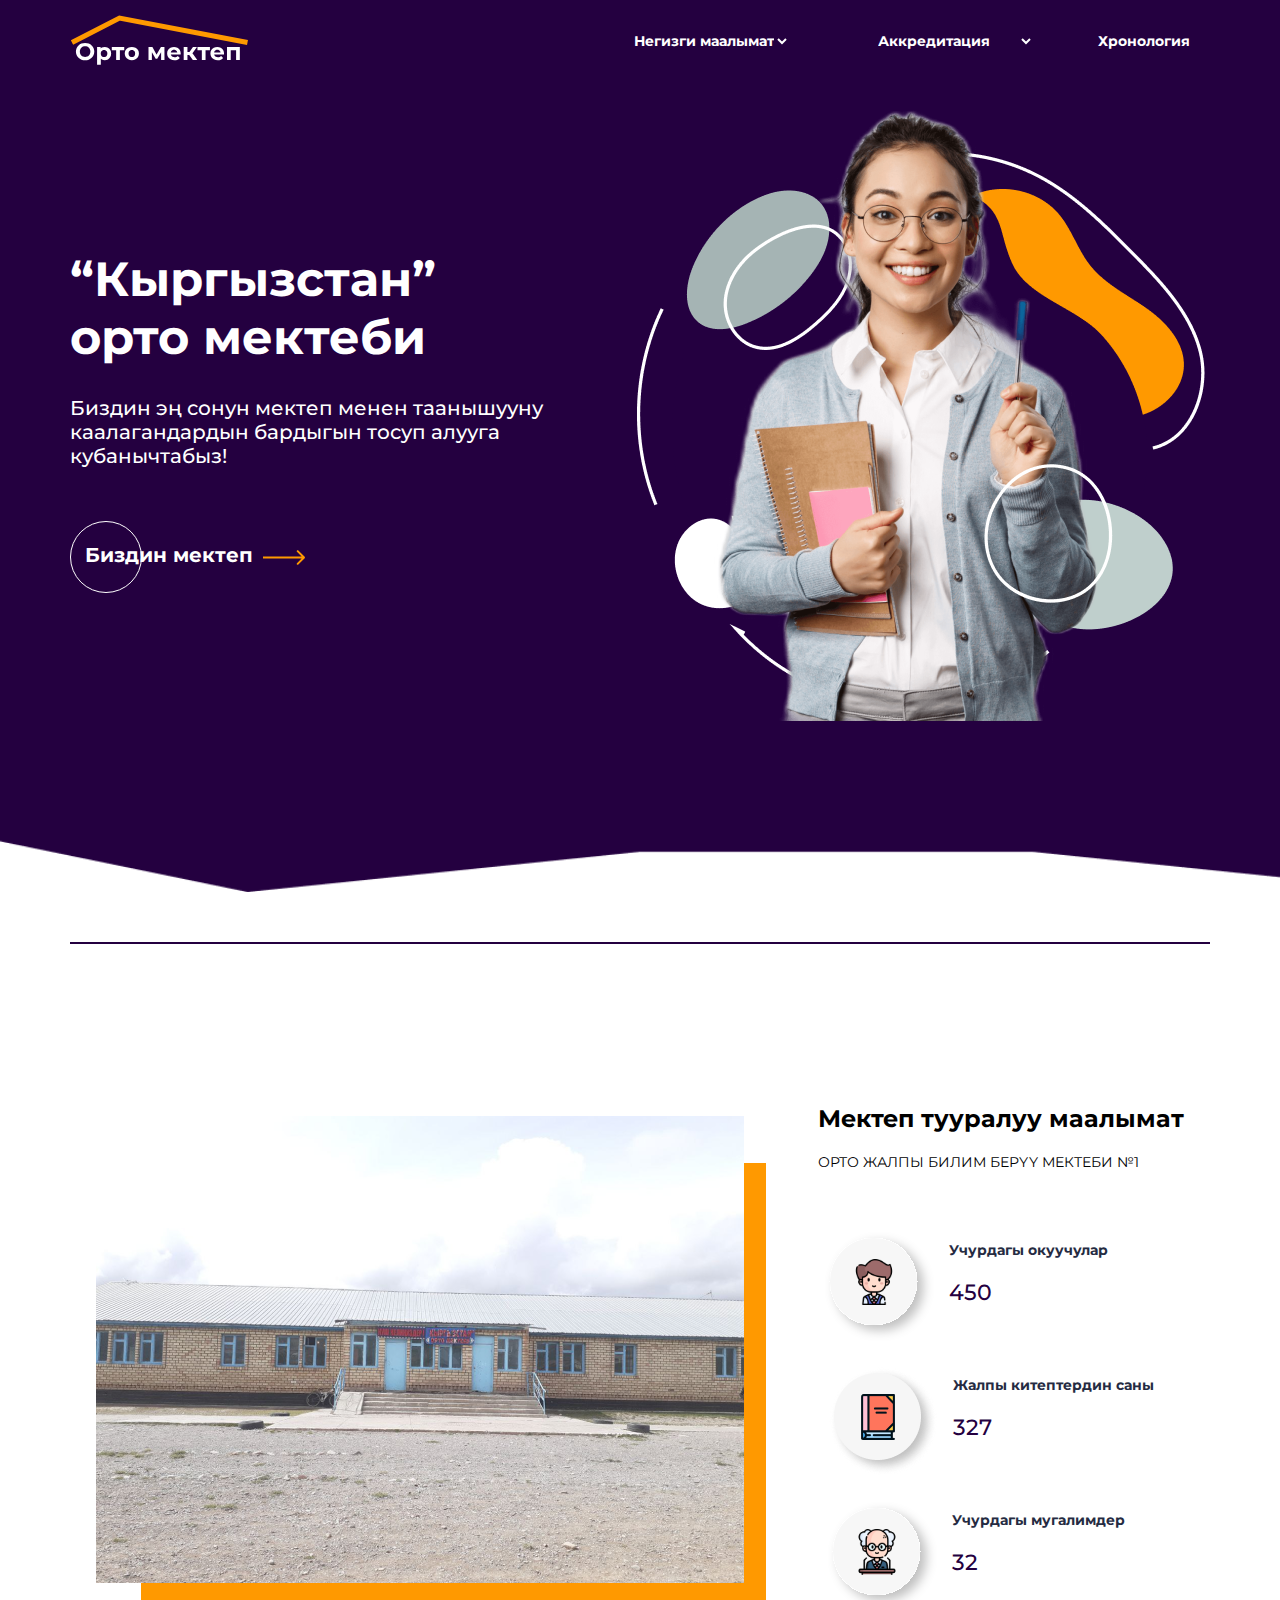
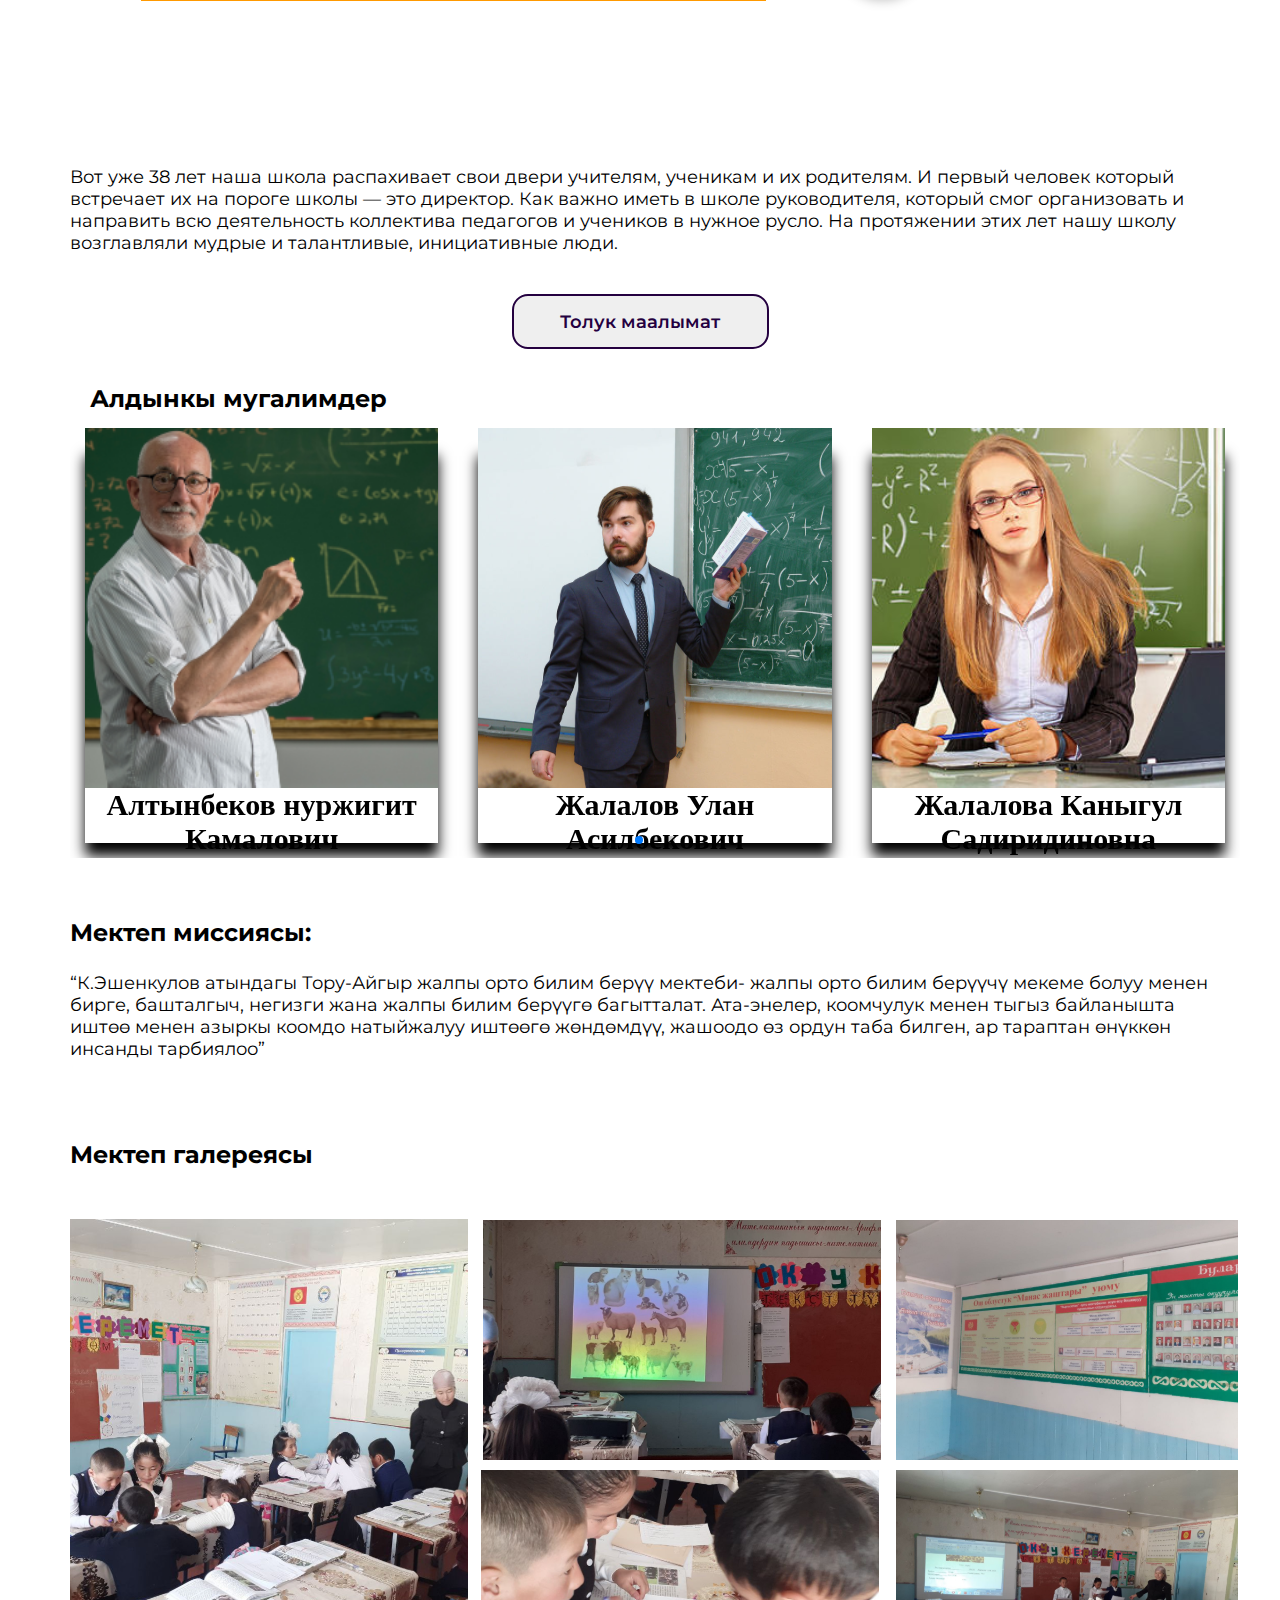
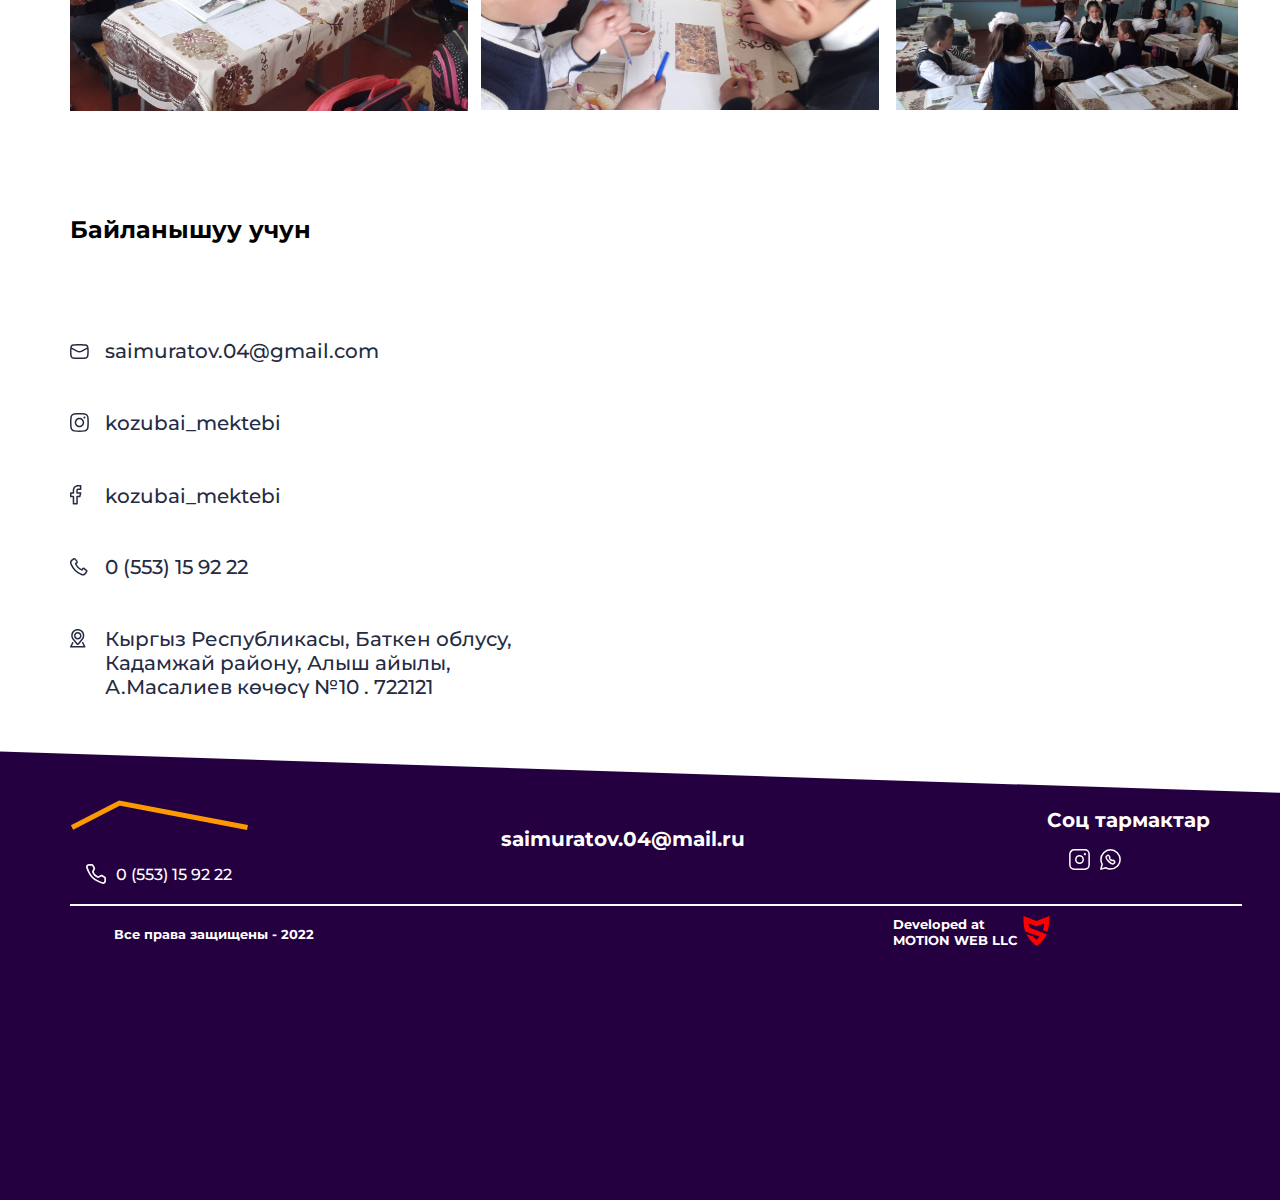
<file: index.html>
<!DOCTYPE html>
<html lang="en">
<head>
    <meta charset="UTF-8">
    <title>Title</title>
    <link
            rel="stylesheet"
            href="https://cdn.jsdelivr.net/npm/swiper@8/swiper-bundle.min.css"/>
    <link href="https://fonts.googleapis.com/css2?family=Montserrat:wght@100;200;300;400;500;600;700;800;900&display=swap"
          rel="stylesheet">
    <link rel="stylesheet" href="css/style.css">
</head>
<body>

<header id="header">
    <div class="container">
        <div class="header">
            <img src="./img/logo.svg" alt="">

            <nav class="header-nav" data-aos="fade-left"
                 data-aos-anchor="#example-anchor"
                 data-aos-offset="500"
                 data-aos-duration="500">
                <label>
                    <select>
                        <option> Негизги маалымат</option>
                        <option> Аккредитация</option>
                        <option> Хронология</option>
                    </select>

                    <select>
                        <option> Аккредитация</option>
                        <option> Негизги маалымат</option>
                        <option> Хронология</option>
                    </select>
                </label>

                <a href="#">Хронология</a>


            </nav>

        </div>
    </div>
</header>

<section id="hero">
    <div class="container">
        <div class="hero">
            <div class="hero-block" data-aos="fade-up-right">

                <h1>“Кыргызстан”
                    <br> орто мектеби </h1>
                <p> Биздин эң сонун мектеп менен таанышууну
                    <br> каалагандардын бардыгын тосуп алууга
                    <br>кубанычтабыз!</p>


                <div class="hero-general">
                    <div class="hero-block-circle"></div>
                    <h1> Биздин мектеп</h1>
                    <img src="./img/arrow.svg" alt="">

                </div>


            </div>
            <img src="./img/ti.png" alt="">
        </div>
    </div>
</section>

<section id="about">
    <div class="container">
        <div class="about">
            <div class="about-line"></div>
            <div class="about-block" data-aos="flip-left"
                 data-aos-easing="ease-out-cubic"
                 data-aos-duration="2000">
                <div>
                    <img src="./img/Group%2038.png" alt="">
                </div>

                <div class="second">
                    <div class="about-title">
                        <h1>Мектеп тууралуу маалымат</h1>
                        <p>ОРТО ЖАЛПЫ БИЛИМ БЕРҮҮ МЕКТЕБИ №1</p>


                        <div class="ava-s">
                            <div class="ava1">
                                <div class="ava-img">
                                    <img src="./img/AA1.svg" alt="">
                                </div>
                                <div class="ava-title">
                                    <h1>Учурдагы окуучулар</h1>
                                    <p>450</p>
                                </div>
                            </div>

                            <div class="ava2">
                                <div class="ava-img">
                                    <img src="./img/AA2.png" alt="">
                                </div>
                                <div class="ava-title">
                                    <h1>Жалпы китептердин саны</h1>
                                    <p>327</p>
                                </div>
                            </div>

                            <div class="ava3">
                                <div class="ava-img">
                                    <img src="./img/AA3.svg" alt="">
                                </div>
                                <div class="ava-title">
                                    <h1>Учурдагы мугалимдер</h1>
                                    <p>32</p>
                                </div>
                            </div>
                        </div>
                    </div>
                </div>
            </div>
            <p class="hero-desc"> Вот уже 38 лет наша школа распахивает свои двери учителям, ученикам и их родителям. И
                первый человек который встречает их на пороге школы — это директор. Как важно иметь в школе
                руководителя, который смог организовать и направить всю деятельность коллектива педагогов и учеников в
                нужное русло. На протяжении этих лет нашу школу возглавляли мудрые и талантливые, инициативные люди.</p>
            <div class="hero-btn">
                <button> Толук маалымат</button>
            </div>

            <div class="hero-modal">
                <div class="hero-modal-block">
                    <div class="hero-modal-block-square">
                        <h1 class="hero-modal-block-square-close">x</h1>
                        <p> Дуэль между Александром Сергеевичем Пушкиным и Жоржем де Геккерном (Дантесом) состоялась 27
                            января (8 февраля) 1837 года на окраине Санкт-Петербурга, в районе Чёрной речки близ
                            Комендантской дачи. Дуэлянты стрелялись на пистолетах. В результате дуэли Пушкин был
                            смертельно ранен и через два дня умер.

                            Место этой дуэли: Чёрная речка — тогдашняя окраина Петербурга, приток Большой Невки — рукава
                            невской дельты, рядом расположены дачи, огороды и пустыри. Снегу в тот день было по колено.
                            Время: вскоре после 16.30, согласно показаниям секундантов.

                            По подсчётам пушкинистов, столкновение с Дантесом было как минимум двадцать первым вызовом
                            на дуэль в жизни поэта[1]. Он был инициатором пятнадцати дуэлей, из которых состоялись
                            четыре[2], остальные не состоялись ввиду примирения сторон, в основном стараниями друзей
                            Пушкина; в шести случаях вызов на дуэль исходил не от Пушкина, а от его оппонентов. 4 (16)
                            ноября 1836 года городская почта доставила Пушкину и нескольким его друзьям анонимный
                            пасквиль на французском языке, в котором Пушкину присваивался «патент на звание рогоносца»;
                            в этой пародийной орденской грамоте содержался тонкий намёк на внимание к Н. Н. Пушкиной со
                            стороны не только Дантеса, но и самого императора. В 1927 году пушкинистами (Б. В. Казанским
                            и П. Е. Рейнботом) было высказано предположение, что пасквиль указывает на мнимую связь
                            Натальи Николаевны с императором, так как Пушкин назван заместителем Нарышкина, мужа Марии
                            Нарышкиной, любовницы Александра I; эту точку зрения поддержал и автор наиболее
                            авторитетного на то время исследования дуэли П. Е. Щёголев. Однако Н. А. Раевский считал,
                            что «доказанным его [предположение] считать нельзя»[4]. Сам Пушкин счёл письмо исходящим от
                            Геккерна. Его уверенность поддержало мнение типографа М. Л. Яковлева, которому поэт показал
                            пасквиль. Яковлев посчитал, что послание написано на бумаге иностранного производства[5].
                            Подозрение некоторых современников, в частности секунданта Пушкина К. К. Данзаса, пало на
                            князя И. С. Гагарина (в 1843 году ставшего иезуитом)[6]. Щёголев же в своём труде «Дуэль и
                            смерть Пушкина», основываясь на экспертизе почерка, проведённой в 1927 году сотрудником
                            уголовного розыска А. А. Сальковым, доказывает, что автором анонимных пасквилей был П. В.
                            Долгоруков. Однако позднее, по результатам более широкой и авторитетной экспертизы,
                            организованной историком-археографом Г. Хаитом и проводившейся сотрудниками Всесоюзного
                            НИИ судебных экспертиз, было установлено, что почерк на сохранившихся экземплярах пасквиля
                            не
                            принадлежит ни Долгорукову, ни Гагарину[7]. Сами Долгоруков и Гагарин при жизни также
                            категорически отвергали свою причастность к указанным письмам.

                            Придя к выводу об авторстве Геккерна, Пушкин вечером 4 ноября[8] послал Дантесу вызов на
                            дуэль. Через неделю после вызова Жорж Дантес сделал предложение Екатерине Гончаровой —
                            сестре Натальи Николаевны и, соответственно, свояченице Пушкина. Так как Дантес стал женихом
                            Екатерины, Пушкин был вынужден отозвать свой вызов (сыграла роль и аудиенция, данная Пушкину
                            Николаем I, и посредничество В. А. Жуковского). Тем не менее Пушкин отказывался иметь
                            какие-либо отношения с Дантесом-Геккерном, что, по воспоминаниям Данзаса[6], задевало их
                            обоих и приводило к дальнейшему обострению ситуации</p>
                    </div>
                </div>
            </div>
        </div>
    </div>
</section>
<section id="miss">
    <div class="container">
        <h1 class="miss-title">Алдынкы мугалимдер</h1>
        <div class="miss">

                <div class="swiper mySwiper">
                    <div class="swiper-wrapper">
                        <div class="swiper-slide">
                            <div class="miss1">
                                <img src="./img/EE1.png" alt="">
                                <h1>Алтынбеков нуржигит Камалович</h1>
                                <p>Алгебра мугалими</p>
                            </div>

                        </div>
                        <div class="swiper-slide">
                            <div class="miss2">
                                <img src="./img/EE2.svg" alt="">
                                <h1>Жалалов Улан Асилбекович</h1>
                                <p>Биология мугалими</p>
                            </div>
                        </div>
                        <div class="swiper-slide">
                            <div class="miss3">
                                <img src="./img/EE3.svg" alt="">
                                <h1>Жалалова Каныгул Садиридиновна</h1>
                                <p>Кыргыз тил мугалими</p>
                            </div>
                        </div>
                        <div class="swiper-slide">
                            <div class="miss4">
                                <img src="./img/EE4.svg" alt="">
                                <h1>Уразбаева Буажар Хамдамовна</h1>
                                <p>Физика мугалими</p>
                            </div>
                        </div>  <div class="swiper-slide">
                            <div class="miss4">
                                <img src="./img/EE4.svg" alt="">
                                <h1>Уразбаева Буажар Хамдамовна</h1>
                                <p>Физика мугалими</p>
                            </div>
                        </div>


                    </div>
                    <div class="swiper-pagination"></div>
                </div>
                <div class="miss-er">
                    <h1>Мектеп миссиясы: </h1>
                    <p>“К.Эшенкулов атындагы Тору-Айгыр жалпы орто билим берүү мектеби- жалпы орто билим берүүчү мекеме
                        болуу менен
                        <br> бирге, башталгыч, негизги жана жалпы билим берүүгө багытталат. Ата-энелер, коомчулук менен
                        тыгыз байланышта
                        <br>иштөө менен азыркы коомдо натыйжалуу иштөөгө жөндөмдүү, жашоодо өз ордун таба билген, ар
                        тараптан өнүккөн
                        <br> инсанды тарбиялоо”</p>
                </div>


            </div>
        </div>
</section>

<section id="gallery">
    <div class="container">
        <h1 class="gallery-title">Мектеп галереясы</h1>
        <div class="gallery">

            <div class="gallery-block" data-aos="flip-down">

                <div class="gallery1">
                    <img src="./img/1.svg" alt="">
                </div>

                <div class="gallery2">
                    <img src="./img/2.svg" alt="">
                </div>

                <div class="gallery3">
                    <img src="./img/3.svg" alt="">
                </div>

                <div class="gallery4">
                    <img src="./img/4.svg" alt="">
                </div>

                <div class="gallery5">
                    <img src="./img/5.svg" alt="">
                </div>

            </div>
        </div>
    </div>
</section>



<section id="address">
    <div class="container">
        <h1 class="address-title">Байланышуу учун</h1>
        <div class="address">

            <div class="address-block" data-aos="fade-up"
                 data-aos-duration="3000">
                <div class="address1">
                    <img src="./img/Icon1.svg" alt="">
                    <h1> saimuratov.04@gmail.com</h1>
                </div>

                <div class="address2">
                    <img src="./img/Icon2.svg" alt="">
                    <h1>kozubai_mektebi </h1>
                </div>

                <div class="address3">
                    <img src="./img/Icon3.svg" alt="">
                    <h1>kozubai_mektebi </h1>
                </div>

                <div class="address4">
                    <img src="./img/Icon4.svg" alt="">
                    <h1> 0 (553) 15 92 22</h1>
                </div>

                <div class="address5">
                    <img src="./img/Icon5.svg" alt="">
                    <h1>Кыргыз Республикасы, Баткен облусу,<br>
                        Кадамжай району, Алыш айылы,<br>
                        А.Масалиев көчөсү №10 . 722121 </h1>
                </div>
            </div>

            <div class="card">
                <iframe src=//www.google.com/maps/embed?pb=!1m18!1m12!1m3!1d782615.1302779502!2d71.23897000709555!3d39.984086143261216!2m3!1f0!2f0!3f0!3m2!1i1024!2i768!4f13.1!3m3!1m2!1s0x38bbfa8318236307%3A0xa317720bb503eb51!2z0JrQsNC00LDQvNC20LDQudGB0LrQuNC5INGA0LDQudC-0L0!5e0!3m2!1sru!2skg!4v1659357906002!5m2!1sru!2skg" width="600" height="450" style="border:0;" allowfullscreen="" loading="lazy" referrerpolicy="no-referrer-when-downgrade"
                        width="600" height="450" style="border:0;" allowfullscreen="" loading="lazy"
                        referrerpolicy="no-referrer-when-downgrade"></iframe>
            </div>

        </div>
    </div>
</section>

<footer id="footer">
    <div class="container">
        <div class="footer">

            <div class="footer-general" data-aos="flip-down">

                <div>
                    <div class="erk">
                        <img src="./img/logooo.svg" alt="">
                    </div>

                    <div class="ero-block" data-aos="fade-up"
                         data-aos-anchor-placement="center-center">
                        <div class="erk2">
                            <img src="./img/coll.svg" alt="">
                            <h1>0 (553) 15 92 22</h1>
                        </div>
                    </div>
                </div>


                <div class="erk3">
                    <h1> saimuratov.04@mail.ru</h1>
                </div>

                <div class="erk6">
                    <div class="erk4">
                        <h1>Соц тармактар</h1>
                    </div>
                    <div class="erk5">
                        <img src="./img/ins.svg" alt="">
                        <img src="./img/wha.svg" alt="">
                    </div>
                </div>
            </div>

            <div class="line-2" data-aos="zoom-in"></div>

            <div class="foot">
                <div class="foot-4">
                    <h1>Все права защищены - 2022</h1>
                </div>


                <div class="foot-3">
                    <h2> Developed at
                        <br> MOTION WEB LLC </h2>
                    <img src="./img/bb.svg" alt="">
                </div>
            </div>
        </div>
    </div>
</footer>
<script src="https://cdn.jsdelivr.net/npm/swiper@8/swiper-bundle.min.js"></script>
<script src="https://unpkg.com/aos@2.3.1/dist/aos.js"></script>
<script>
    AOS.init();
</script>
<script src="js/jcript.js"></script>
</body>
</html>
</file>
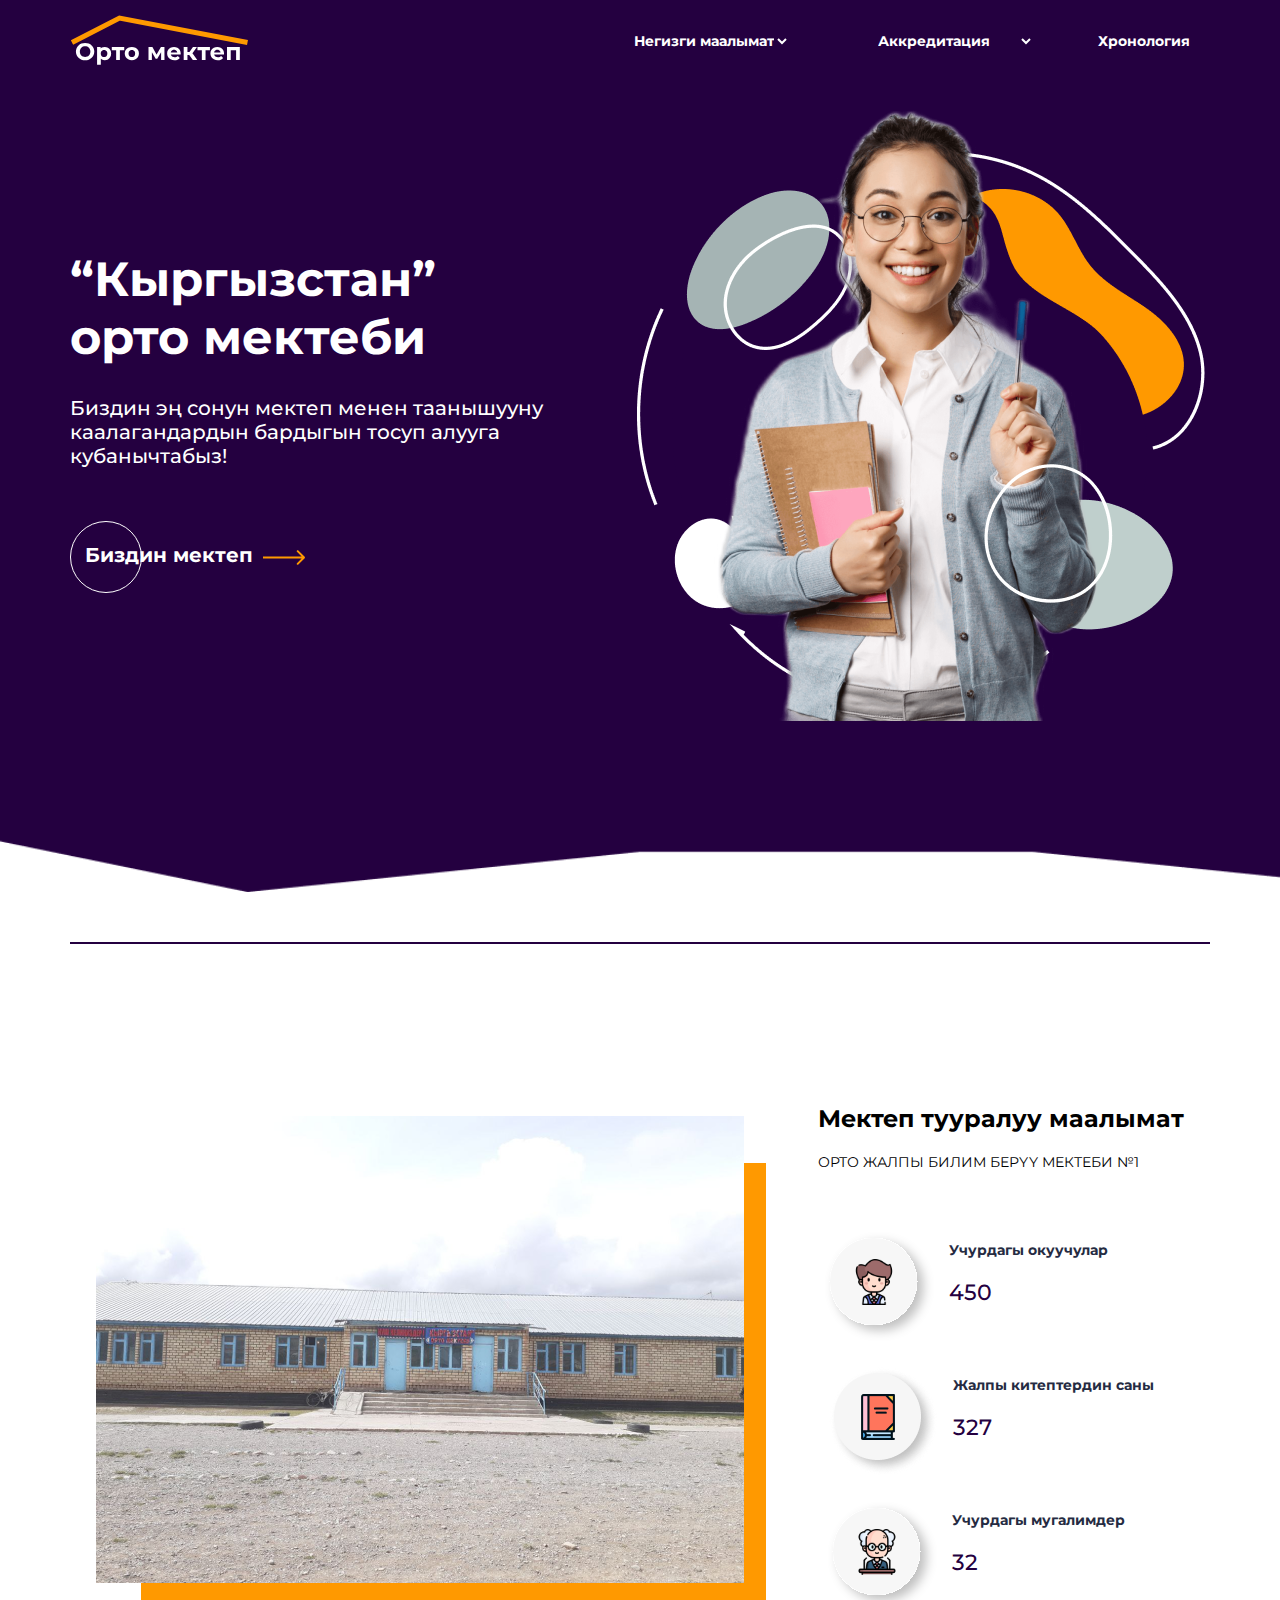
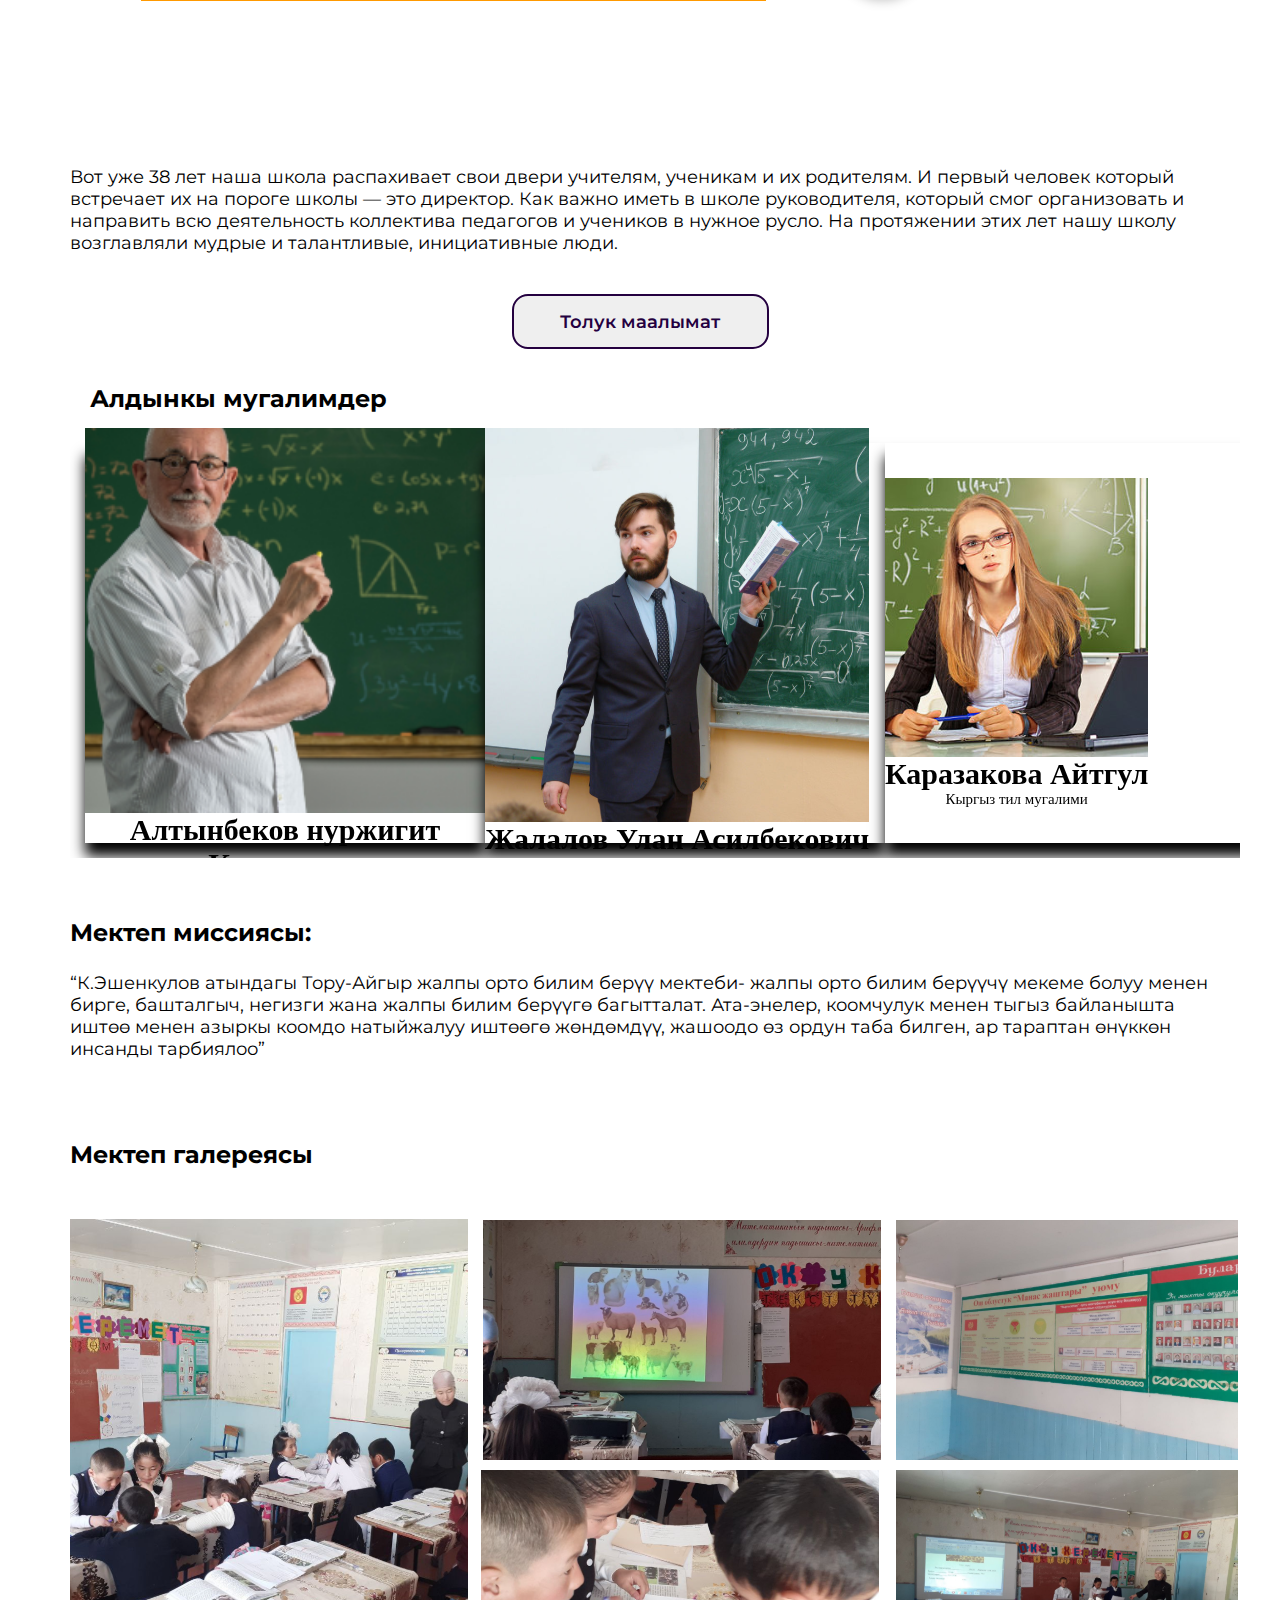
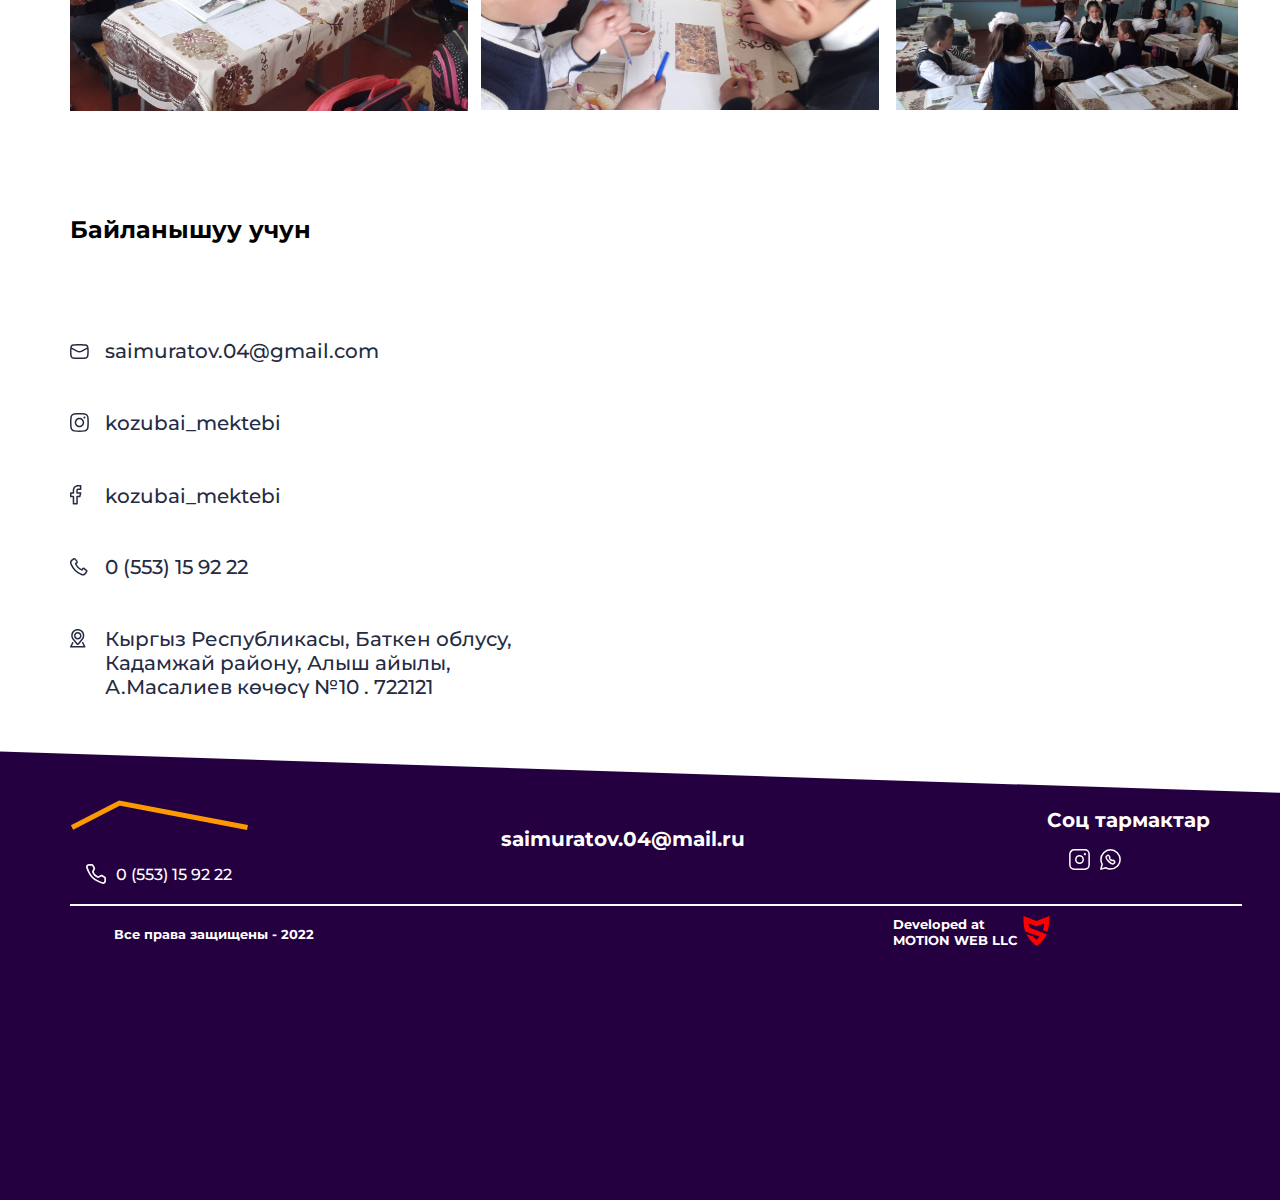
<file: page.html>
<!DOCTYPE html>
<html lang="en">
<head>
    <meta charset="UTF-8">
    <title>Title</title>
    <link
            rel="stylesheet"
            href="https://cdn.jsdelivr.net/npm/swiper@8/swiper-bundle.min.css"/>
    <link href="https://fonts.googleapis.com/css2?family=Montserrat:wght@100;200;300;400;500;600;700;800;900&display=swap"
          rel="stylesheet">
    <link rel="stylesheet" href="css/style.css">
</head>
<body>


<header id="header">
    <div class="container">
        <div class="header">
            <img src="./img/logo.svg" alt="">

            <nav class="header-nav" data-aos="fade-left"
                 data-aos-anchor="#example-anchor"
                 data-aos-offset="500"
                 data-aos-duration="500">
                <label>
                    <select>
                        <option> Негизги маалымат</option>
                        <option> Аккредитация</option>
                        <option> Хронология</option>
                    </select>

                    <select>
                        <option> Аккредитация</option>
                        <option> Негизги маалымат</option>
                        <option> Хронология</option>
                    </select>
                </label>

                <a href="#">Хронология</a>


            </nav>

        </div>
    </div>
</header>


<section id="hero">
    <div class="container">
        <div class="hero">
            <div class="hero-block" data-aos="fade-up-right">

                <h1>“Кыргызстан”
                    <br> орто мектеби </h1>
                <p> Биздин эң сонун мектеп менен таанышууну
                    <br> каалагандардын бардыгын тосуп алууга
                    <br>кубанычтабыз!</p>


                <div class="hero-general">
                    <div class="hero-block-circle"></div>
                    <h1> Биздин мектеп</h1>
                    <img src="./img/arrow.svg" alt="">

                </div>


            </div>
            <img src="./img/ti.png" alt="">
        </div>
    </div>
</section>

<section id="about">
    <div class="container">
        <div class="about">
            <div class="about-line"></div>
            <div class="about-block" data-aos="flip-left"
                 data-aos-easing="ease-out-cubic"
                 data-aos-duration="2000">
                <div>
                    <img src="./img/Group%2038.png" alt="">
                </div>

                <div class="second">
                    <div class="about-title">
                        <h1>Мектеп тууралуу маалымат</h1>
                        <p>ОРТО ЖАЛПЫ БИЛИМ БЕРҮҮ МЕКТЕБИ №1</p>


                        <div class="ava-s">
                            <div class="ava1">
                                <div class="ava-img">
                                    <img src="./img/AA1.svg" alt="">
                                </div>
                                <div class="ava-title">
                                    <h1>Учурдагы окуучулар</h1>
                                    <p>450</p>
                                </div>
                            </div>

                            <div class="ava2">
                                <div class="ava-img">
                                    <img src="./img/AA2.png" alt="">
                                </div>
                                <div class="ava-title">
                                    <h1>Жалпы китептердин саны</h1>
                                    <p>327</p>
                                </div>
                            </div>

                            <div class="ava3">
                                <div class="ava-img">
                                    <img src="./img/AA3.svg" alt="">
                                </div>
                                <div class="ava-title">
                                    <h1>Учурдагы мугалимдер</h1>
                                    <p>32</p>
                                </div>
                            </div>
                        </div>
                    </div>
                </div>
            </div>
            <p class="hero-desc"> Вот уже 38 лет наша школа распахивает свои двери учителям, ученикам и их родителям. И
                первый человек который встречает их на пороге школы — это директор. Как важно иметь в школе
                руководителя, который смог организовать и направить всю деятельность коллектива педагогов и учеников в
                нужное русло. На протяжении этих лет нашу школу возглавляли мудрые и талантливые, инициативные люди.</p>
            <div class="hero-btn">
                <button> Толук маалымат</button>
            </div>

            <div class="hero-modal">
                <div class="hero-modal-block">
                    <div class="hero-modal-block-square">
                        <h1 class="hero-modal-block-square-close">x</h1>
                        <p> Дуэль между Александром Сергеевичем Пушкиным и Жоржем де Геккерном (Дантесом) состоялась 27
                            января (8 февраля) 1837 года на окраине Санкт-Петербурга, в районе Чёрной речки близ
                            Комендантской дачи. Дуэлянты стрелялись на пистолетах. В результате дуэли Пушкин был
                            смертельно ранен и через два дня умер.

                            Место этой дуэли: Чёрная речка — тогдашняя окраина Петербурга, приток Большой Невки — рукава
                            невской дельты, рядом расположены дачи, огороды и пустыри. Снегу в тот день было по колено.
                            Время: вскоре после 16.30, согласно показаниям секундантов.

                            По подсчётам пушкинистов, столкновение с Дантесом было как минимум двадцать первым вызовом
                            на дуэль в жизни поэта[1]. Он был инициатором пятнадцати дуэлей, из которых состоялись
                            четыре[2], остальные не состоялись ввиду примирения сторон, в основном стараниями друзей
                            Пушкина; в шести случаях вызов на дуэль исходил не от Пушкина, а от его оппонентов. 4 (16)
                            ноября 1836 года городская почта доставила Пушкину и нескольким его друзьям анонимный
                            пасквиль на французском языке, в котором Пушкину присваивался «патент на звание рогоносца»;
                            в этой пародийной орденской грамоте содержался тонкий намёк на внимание к Н. Н. Пушкиной со
                            стороны не только Дантеса, но и самого императора. В 1927 году пушкинистами (Б. В. Казанским
                            и П. Е. Рейнботом) было высказано предположение, что пасквиль указывает на мнимую связь
                            Натальи Николаевны с императором, так как Пушкин назван заместителем Нарышкина, мужа Марии
                            Нарышкиной, любовницы Александра I; эту точку зрения поддержал и автор наиболее
                            авторитетного на то время исследования дуэли П. Е. Щёголев. Однако Н. А. Раевский считал,
                            что «доказанным его [предположение] считать нельзя»[4]. Сам Пушкин счёл письмо исходящим от
                            Геккерна. Его уверенность поддержало мнение типографа М. Л. Яковлева, которому поэт показал
                            пасквиль. Яковлев посчитал, что послание написано на бумаге иностранного производства[5].
                            Подозрение некоторых современников, в частности секунданта Пушкина К. К. Данзаса, пало на
                            князя И. С. Гагарина (в 1843 году ставшего иезуитом)[6]. Щёголев же в своём труде «Дуэль и
                            смерть Пушкина», основываясь на экспертизе почерка, проведённой в 1927 году сотрудником
                            уголовного розыска А. А. Сальковым, доказывает, что автором анонимных пасквилей был П. В.
                            Долгоруков. Однако позднее, по результатам более широкой и авторитетной экспертизы,
                            организованной историком-археографом Г. Хаитом и проводившейся сотрудниками Всесоюзного
                            НИИ судебных экспертиз, было установлено, что почерк на сохранившихся экземплярах пасквиля
                            не
                            принадлежит ни Долгорукову, ни Гагарину[7]. Сами Долгоруков и Гагарин при жизни также
                            категорически отвергали свою причастность к указанным письмам.

                            Придя к выводу об авторстве Геккерна, Пушкин вечером 4 ноября[8] послал Дантесу вызов на
                            дуэль. Через неделю после вызова Жорж Дантес сделал предложение Екатерине Гончаровой —
                            сестре Натальи Николаевны и, соответственно, свояченице Пушкина. Так как Дантес стал женихом
                            Екатерины, Пушкин был вынужден отозвать свой вызов (сыграла роль и аудиенция, данная Пушкину
                            Николаем I, и посредничество В. А. Жуковского). Тем не менее Пушкин отказывался иметь
                            какие-либо отношения с Дантесом-Геккерном, что, по воспоминаниям Данзаса[6], задевало их
                            обоих и приводило к дальнейшему обострению ситуации</p>
                    </div>
                </div>
            </div>
        </div>
    </div>
</section>
<section id="miss">
    <div class="container">
        <h1 class="miss-title">Алдынкы мугалимдер</h1>
        <div class="miss">

            <div class="swiper mySwiper">
                <div class="swiper-wrapper">
                    <div class="swiper-slide">
                        <div class="miss1">
                            <img src="./img/EE1.png" alt="">
                            <h1>Алтынбеков нуржигит Камалович</h1>
                            <p>Алгебра мугалими</p>
                        </div>

                    </div>
                    <div class="swiper-slide">
                        <div class="miss2">
                            <img src="./img/EE2.svg" alt="">
                            <h1>Жалалов Улан Асилбекович</h1>
                            <p>Биология мугалими</p>
                        </div>
                    </div>
                    <div class="swiper-slide">
                        <div class="miss3">
                            <img src="./img/EE3.svg" alt="">
                            <h1>Каразакова Айтгул</h1>
                            <p>Кыргыз тил мугалими</p>
                        </div>
                    </div>
                    <div class="swiper-slide">
                        <div class="miss4">
                            <img src="./img/EE4.svg" alt="">
                            <h1>Уразбаева Буажар Хамдамовна</h1>
                            <p>Физика мугалими</p>
                        </div>
                    </div>  <div class="swiper-slide">
                    <div class="miss4">
                        <img src="./img/EE4.svg" alt="">
                        <h1>Уразбаева Буажар Хамдамовна</h1>
                        <p>Физика мугалими</p>
                    </div>
                </div>


                </div>
                <div class="swiper-pagination"></div>
            </div>
            <div class="miss-er">
                <h1>Мектеп миссиясы: </h1>
                <p>“К.Эшенкулов атындагы Тору-Айгыр жалпы орто билим берүү мектеби- жалпы орто билим берүүчү мекеме
                    болуу менен
                    <br> бирге, башталгыч, негизги жана жалпы билим берүүгө багытталат. Ата-энелер, коомчулук менен
                    тыгыз байланышта
                    <br>иштөө менен азыркы коомдо натыйжалуу иштөөгө жөндөмдүү, жашоодо өз ордун таба билген, ар
                    тараптан өнүккөн
                    <br> инсанды тарбиялоо”</p>
            </div>


        </div>
    </div>
</section>

<section id="gallery">
    <div class="container">
        <h1 class="gallery-title">Мектеп галереясы</h1>
        <div class="gallery">

            <div class="gallery-block" data-aos="flip-down">

                <div class="gallery1">
                    <img src="./img/1.svg" alt="">
                </div>

                <div class="gallery2">
                    <img src="./img/2.svg" alt="">
                </div>

                <div class="gallery3">
                    <img src="./img/3.svg" alt="">
                </div>

                <div class="gallery4">
                    <img src="./img/4.svg" alt="">
                </div>

                <div class="gallery5">
                    <img src="./img/5.svg" alt="">
                </div>

            </div>
        </div>
    </div>
</section>



<section id="address">
    <div class="container">
        <h1 class="address-title">Байланышуу учун</h1>
        <div class="address">

            <div class="address-block" data-aos="fade-up"
                 data-aos-duration="3000">
                <div class="address1">
                    <img src="./img/Icon1.svg" alt="">
                    <h1> saimuratov.04@gmail.com</h1>
                </div>

                <div class="address2">
                    <img src="./img/Icon2.svg" alt="">
                    <h1>kozubai_mektebi </h1>
                </div>

                <div class="address3">
                    <img src="./img/Icon3.svg" alt="">
                    <h1>kozubai_mektebi </h1>
                </div>

                <div class="address4">
                    <img src="./img/Icon4.svg" alt="">
                    <h1> 0 (553) 15 92 22</h1>
                </div>

                <div class="address5">
                    <img src="./img/Icon5.svg" alt="">
                    <h1>Кыргыз Республикасы, Баткен облусу,<br>
                        Кадамжай району, Алыш айылы,<br>
                        А.Масалиев көчөсү №10 . 722121 </h1>
                </div>
            </div>

            <div class="card">
                <iframe src=//www.google.com/maps/embed?pb=!1m18!1m12!1m3!1d782615.1302779502!2d71.23897000709555!3d39.984086143261216!2m3!1f0!2f0!3f0!3m2!1i1024!2i768!4f13.1!3m3!1m2!1s0x38bbfa8318236307%3A0xa317720bb503eb51!2z0JrQsNC00LDQvNC20LDQudGB0LrQuNC5INGA0LDQudC-0L0!5e0!3m2!1sru!2skg!4v1659357906002!5m2!1sru!2skg" width="600" height="450" style="border:0;" allowfullscreen="" loading="lazy" referrerpolicy="no-referrer-when-downgrade"
                        width="600" height="450" style="border:0;" allowfullscreen="" loading="lazy"
                        referrerpolicy="no-referrer-when-downgrade"></iframe>
            </div>

        </div>
    </div>
</section>

<footer id="footer">
    <div class="container">
        <div class="footer">

            <div class="footer-general" data-aos="flip-down">

                <div>
                    <div class="erk">
                        <img src="./img/logooo.svg" alt="">
                    </div>

                    <div class="ero-block" data-aos="fade-up"
                         data-aos-anchor-placement="center-center">
                        <div class="erk2">
                            <img src="./img/coll.svg" alt="">
                            <h1>0 (553) 15 92 22</h1>
                        </div>
                    </div>
                </div>


                <div class="erk3">
                    <h1> saimuratov.04@mail.ru</h1>
                </div>

                <div class="erk6">
                    <div class="erk4">
                        <h1>Соц тармактар</h1>
                    </div>
                    <div class="erk5">
                        <img src="./img/ins.svg" alt="">
                        <img src="./img/wha.svg" alt="">
                    </div>
                </div>
            </div>

            <div class="line-2" data-aos="zoom-in"></div>

            <div class="foot">
                <div class="foot-4">
                    <h1>Все права защищены - 2022</h1>
                </div>


                <div class="foot-3">
                    <h2> Developed at
                        <br> MOTION WEB LLC </h2>
                    <img src="./img/bb.svg" alt="">
                </div>
            </div>
        </div>
    </div>
</footer>
<script src="https://cdn.jsdelivr.net/npm/swiper@8/swiper-bundle.min.js"></script>
<script src="https://unpkg.com/aos@2.3.1/dist/aos.js"></script>
<script>
    AOS.init();
</script>
</body>
</html>
</file>
<file: css/style.css>
*{
    margin: 0;
    padding: 0;
}

.container{
    width: 1140px;
    margin: 0 auto;
}

a{
    text-decoration: none;
}


#header{
    background: #240040;
}
.header{
    display: flex;
    justify-content: space-between;
    align-items: center;
    padding: 15px 0;
    animation: ani 2s alternate;
}

@keyframes ani {
    0%{
        transform:translate(-400px);
    }

    100%{
        transform: translate(0)
    }
}
.header-nav select{
    background: transparent;
    color: white;
    border: none;
    outline: none;
    margin: 0 40px;
    font-family: 'Montserrat',sans-serif;
    font-style: normal;
    font-weight: 700;
    font-size: 14px;

}
.header-nav select option{
    background: transparent;
    color: black;
    padding: 10px;
}

.header-nav a{
    font-family: 'Montserrat',sans-serif;
    font-style: normal;
    font-weight: 700;
    font-size: 14px;
    color: white;
    padding: 0 20px;
}

#hero{
    background: url("../img/bg.png") no-repeat bottom center/cover;
    min-height: 90vh;
}
.hero-block{
    animation:bl 1s alternate;
}

@keyframes bl {
    0%{
        transform: translateX( -1000px);
    }
    100%{
        transform: translateX(0);
    }
}
.hero img{
    animation:img 1s alternate;
}
@keyframes img {
    0%{
        transform: translateX( 1000px);
        opacity: 0;
    }
    50%{
        opacity: .5;
    }
    100%{
        transform: translateX(0);
        opacity: 1;
    }


}

.hero-block h1{
    font-family: 'Montserrat',sans-serif;
    font-style: normal;
    font-weight: 700;
    font-size: 48px;
    color: #FFFFFF;
    padding-bottom: 30px;
}
.hero-block p{
    font-family: 'Montserrat',sans-serif;
    font-style: normal;
    font-weight: 500;
    font-size: 20px;
    color: #FFFFFF;
    padding-bottom: 50px;
}

.hero{
    display: flex;
    justify-content: space-between;
    align-items: center;
}

.hero-block-circle{
    width: 70px;
    height: 70px;
    border: 1px solid #FFFFFF;
    border-radius: 51px;
    display: flex;
    align-items: center;
    justify-content: center;

}
.hero-general h1{
    font-family: 'Montserrat',sans-serif;
    font-style: normal;
    font-weight: 700;
    font-size: 20px;
    color: #FFFFFF;
    padding-top: 25px;
    margin-left: -57px;
    margin-right: 10px;
}
.hero-general{
    display: flex;
    align-items: center;
}
.hero-general img{
    animation: 5s arrow alternate;
}

@keyframes arrow{
    0%{
        opacity: 0;
    }
    100%{
        opacity: 1;
    }
}











.about-line {
    width: 100%;
    height: 2px;
    background: #240040;
    margin: 50px 0;
}

.about-block {
    display: flex;
    align-items: center;
    justify-content: space-around;
}

.about-title {
    margin-bottom: 100px;
}

.about-title h1 {
    font-family: 'Montserrat', sans-serif;
    font-style: normal;
    font-weight: 700;
    font-size: 24px;
    color: #000000;
    margin-bottom: 20px;
}
.about-title p {
    font-family: 'Montserrat', sans-serif;
    font-style: normal;
    font-weight: 400;
    font-size: 14px;
    color: #000000;
    margin-bottom: 50px;
}

.ava1 {
    display: flex;
    align-items: center;
    justify-content: center;
}

.ava2 {
    display: flex;
    align-items: center;
    justify-content: center;
    margin-left: 50px;
}

.ava3 {
    display: flex;
    align-items: center;
    justify-content: center;
    margin-left: 20px;
}

.ava-title {
    margin-left: 15px;
    margin-top: 20px;
}

.ava-title h1 {
    font-family: 'Montserrat', sans-serif;
    font-style: normal;
    font-weight: 700;
    font-size: 14px;
    color: #252B42;
}

.ava-title p {
    font-family: 'Montserrat', sans-serif;
    font-style: normal;
    font-weight: 500;
    font-size: 22px;
    color: #240040;
}

.ava-s {
    margin-left: -70px;
}

.second {
    margin-top: 110px;
}


.hero-desc{
    font-family: 'Montserrat',sans-serif;
    font-style: normal;
    font-weight: 400;
    font-size: 18px;
    color: #000000;
    padding:40px 0  ;
}

.hero-btn{
    display: flex;
    justify-content: center;
    align-items: center;
    margin-bottom: 20px;
}

.hero-btn button{
    width: 257px;
    height: 55px;
    border: 2px solid #240040;
    border-radius: 16px;
    font-family: 'Montserrat',sans-serif;
    font-style: normal;
    font-weight: 600;
    font-size: 18px;
    color: #240040;
    transition:.4s;
}
.hero-btn button:hover{
    background: #240040;
    color: white;
    transform: scale(1.1);
}
.hero-modal-block{
    background: rgba(0,0,0,0.74);
    position: fixed;
    left: 0;
    top: 0;
    backdrop-filter: blur(5px);
    width: 100%;
    height: 100%;
    display: flex;
    justify-content: center;
    align-items: center;
    animation: mod .4s alternate;
    z-index: 10;
}

@keyframes mod {
    0%{
        transform: scale(0);

    }
    25%{
        transform: scale(0.3);
    }
    50%{
        transform: scale(0.6);
    }
    75%{
        transform: scale(0.9);
    }
    90%{
        transform: scale(1.2);
    }
    100%{
        transform: scale(1);
    }
}

.hero-modal-block-square {
    width: 1171px;
    height: 603px;
    overflow-y: scroll;
    background: #FFFFFF;
    border: 2px solid #240040;
    border-radius: 38px;
    position: relative;

}
.hero-modal-block-square-close{
    color: red;
    font-family: sans-serif;
    font-size: 30px;
    position: absolute;
    right: 10px;
    top: 10px;

}

.hero-modal-block-square p{
    font-family: 'Montserrat',sans-serif;
    font-style: normal;
    font-weight: 400;
    font-size: 18px;
    color: #000000;
    padding: 10px 40px;
}
.hero-modal{
    display: none;
}


.miss-title{
    font-family: 'Montserrat',sans-serif;
    font-style: normal;
    font-weight: 700;
    font-size: 24px;
    color: #000000;
    margin-left: 20px;
    padding-top: 15px;
    padding-right: 10px;
    margin-bottom: 15px;
}

.miss-block{
    display: flex;
    justify-content: center;
    align-items: center;
}
.miss-block img{
    width: 254px;
    height: 270px;
    margin: 0 5px;
}
.miss-block h1{
    font-family: 'Montserrat',sans-serif;
    font-style: normal;
    font-weight: 600;
    font-size: 18px;
    color: #000000;
    margin-left: 20px;

}
.miss-block p{
    font-family: 'Montserrat',sans-serif;
    font-style: normal;
    font-weight: 400;
    font-size: 15px;
    color: #000000;
    margin-left: 20px;
}

.miss-er h1{
    font-family: 'Montserrat',sans-serif;
    font-style: normal;
    font-weight: 700;
    font-size: 24px;
    color: #000000;
    padding-bottom: 25px;
    padding-top: 60px;
}
.miss-er p{
    font-family: 'Montserrat',sans-serif;
    font-style: normal;
    font-weight: 400;
    font-size: 18px;
    color: #000000;

}

.gallery-title{
    font-family: 'Montserrat',sans-serif;
    font-style: normal;
    font-weight: 700;
    font-size: 24px;
    color: #000000;
    padding-top: 80px;
    padding-right: 50px;
    margin-bottom: 50px;

}

.gallery-block{
    display: flex;
    justify-content: space-between;
    align-items: center;
}
.gallery2 img{
    width: 398px;
    height: 240px;
    padding-bottom: 250px;
    margin-left: 15px;
}
.gallery3 img{
    width: 398px;
    height: 240px;
    padding-top: 250px;
    margin-left: -400px;
}
.gallery4 img{
    width: 342px;
    height: 240px;
    padding-bottom: 250px;
    margin-left: 15px;
}
.gallery5 img{
    width: 342px;
    height: 240px;
    padding-top: 250px;
    margin-left: -342px;
}

.address-title{
    font-family: 'Montserrat',sans-serif;
    font-style: normal;
    font-weight: 700;
    font-size: 24px;
    color: #000000;
    padding-bottom: 50px;
    padding-top: 100px;
}


.address-block h1{
    font-family: 'Montserrat',sans-serif;
    font-style: normal;
    font-weight: 500;
    font-size: 20px;
    color: #252B42;
    margin-left: 35px;
    margin-top: -45px;
}
.address-block img{
    left: 9.79%;
    right: 88.9%;
    margin-top: 50px;
    margin-bottom: 20px;
}

.card {
    display: flex;
    width: 548px;
    height: 471px;
    margin-left: 550px;
    margin-top: -420px;
}

#footer{
    background: url("../img/fonn.svg") no-repeat bottom center/cover;
    min-height: 50vh;
}
.erk img{
    margin-top: 50px;
}
.ero-block{
    margin-top:30px;
}
.erk2{
    display: flex;
    justify-content: center;
    align-items: center;
}

.erk2 h1{
    font-family: 'Montserrat',sans-serif;
    font-style: normal;
    font-weight: 500;
    font-size: 16px;
    color: #FFFFFF;
    padding-left: 10px;
}
.erk3 h1{
    font-family: 'Montserrat',sans-serif;
    font-style: normal;
    font-weight: 700;
    font-size: 20px;
    color: #FFFFFF;
    text-align: center;
    margin-top: -40px;
}

.erk4 h1{
    font-family: 'Montserrat',sans-serif;
    font-style: normal;
    font-weight: 700;
    font-size: 20px;
    color: #FFFFFF;

}

.erk6{
    font-family: 'Montserrat',sans-serif;
    font-style: normal;
    font-weight: 700;
    font-size: 20px;
    color: #FFFFFF;
    text-align: start;
    margin-left: 50px;
    display: flex;
    justify-content: center;
    flex-direction: column;
    padding-top: 50px;
}

.erk3{
    padding-top: 100px;
}

.footer-general{
    display: flex;
    justify-content: space-between;
    align-items: center;
}

.erk5{
    padding-top: 15px;
}
.erk5{
    left: 79.29%;
    right: 20.19%;
    top: 70.79%;
    bottom: 26.07%;
    margin-left: 20px;



}

.line-2 {
    width: 1170px;
    height: 0;
    left: 135px;
    top: 4117px;
    border: 1px solid #FFFFFF;
    margin-top: 20px;
}

.foot {
    display: flex;
    justify-content: space-around;
}

.foot-4 h1 {
    font-family: 'Montserrat', sans-serif;
    font-style: normal;
    font-weight: 700;
    font-size: 13px;
    color: #FFFFFF;
    margin-top: 20px;
    margin-left: -230px;
}
.foot-3 {
    margin-top: 10px;
    margin-right: -120px;
}

.foot-3 h2 {
    font-family: 'Montserrat', sans-serif;
    font-style: normal;
    font-weight: 700;
    font-size: 13px;
    color: #FFFFFF;
}

.foot-3 img {
    width: 39px;
    height: 30px;
    left: 1266px;
    top: 4160px;
}

.foot-3 {
    display: flex;

}

.swiper {
    width: 100%;
    height: 100%;
    padding: 15px;
}

.swiper-slide {
    text-align: center;
    font-size: 15px;
    box-shadow:  0 13px 13px  black;;
    background: #fff;
    display: -webkit-box;
    display: -ms-flexbox;
    display: -webkit-flex;
    display: flex;
    -webkit-box-pack: center;
    -ms-flex-pack: center;
    -webkit-justify-content: center;
    justify-content: space-between;
    -webkit-box-align: center;
    -ms-flex-align: center;
    -webkit-align-items: center;
    align-items: center;
    width: 400px;
    height: 400px;
}

.swiper-slide img {
    display: flex;
    width: 100%;
    height: 200%;
    object-fit: cover;
}
</file>
